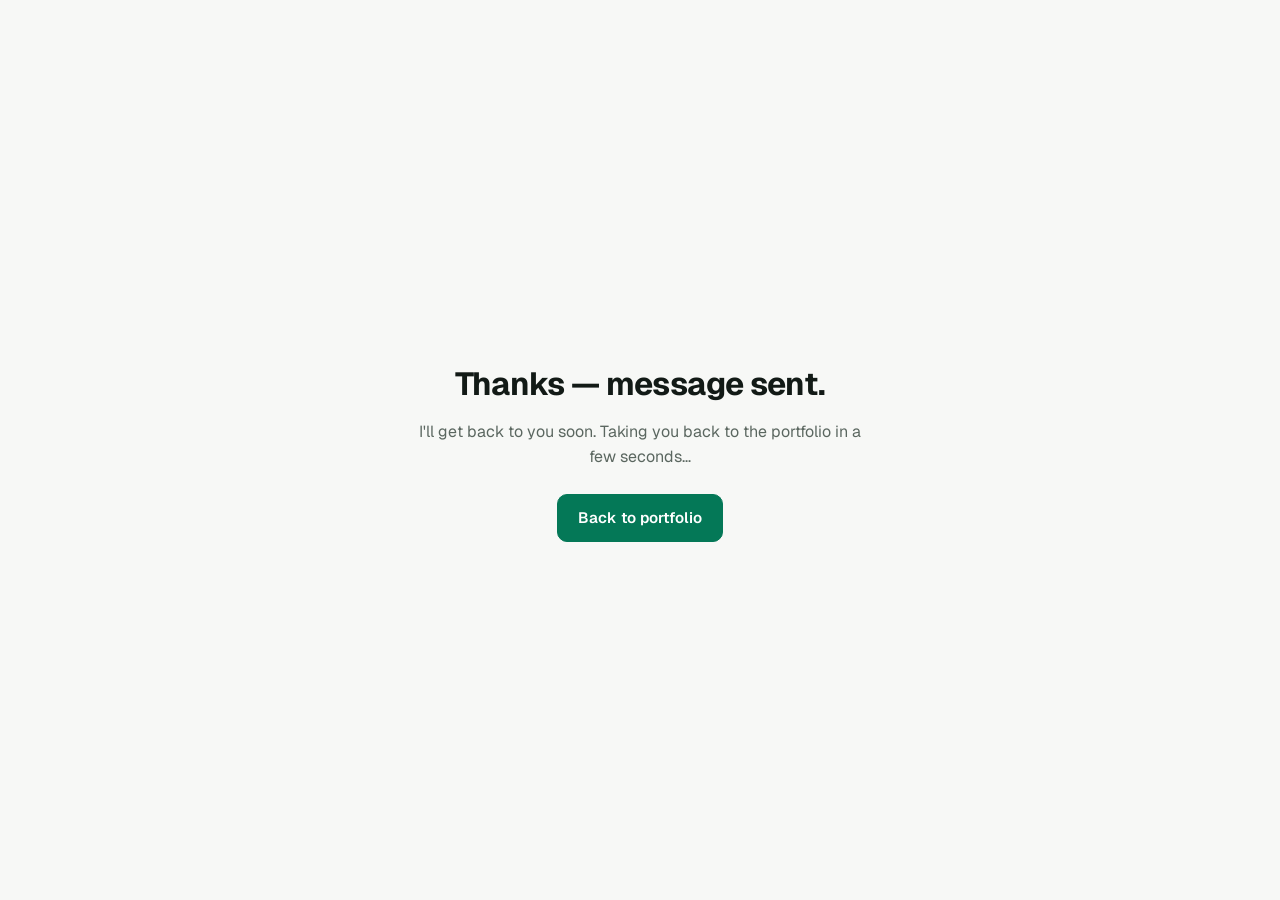
<file: success.html>
<!DOCTYPE html>
<html lang="en">
  <head>
    <meta charset="UTF-8" />
    <meta name="viewport" content="width=device-width, initial-scale=1.0" />
    <title>Message sent — Carlos Mendoza</title>
    <meta name="robots" content="noindex" />
    <link rel="preconnect" href="https://fonts.googleapis.com" />
    <link rel="preconnect" href="https://fonts.gstatic.com" crossorigin />
    <link href="https://fonts.googleapis.com/css2?family=Geist:wght@400;600;800&display=swap" rel="stylesheet" />
    <link rel="stylesheet" href="styles.css" />
    <script>
      try {
        const t = localStorage.getItem("theme");
        if (t === "light" || t === "dark") document.documentElement.dataset.theme = t;
      } catch (e) {}
    </script>
    <style>
      body { min-height: 100vh; display: grid; place-items: center; text-align: center; padding: 16px; }
      .box { max-width: 460px; }
      h1 { font-size: 2rem; letter-spacing: -0.02em; margin-bottom: 10px; }
      p { color: var(--muted); margin-bottom: 24px; }
    </style>
  </head>
  <body>
    <div class="box">
      <h1>Thanks — message sent.</h1>
      <p>I'll get back to you soon. Taking you back to the portfolio in a few seconds…</p>
      <a class="btn" href="./">Back to portfolio</a>
    </div>
    <script>
      setTimeout(() => (window.location.href = "./"), 6000);
    </script>
  </body>
</html>
</file>
<file: styles.css>
/* ===== Tokens ===== */
:root {
  --bg: #f7f8f6;
  --bg-tint: #eef2ee;
  --surface: #ffffff;
  --border: #dde3dd;
  --text: #121a16;
  --muted: #5b6760;
  --accent: #047857;
  --accent-strong: #065f46;
  --accent-soft: #d1fae5;
  --on-accent: #ffffff;
  --pilot: #92400e;
  --pilot-soft: #fef3c7;
  --shadow: 0 1px 2px rgba(16, 24, 20, 0.06), 0 8px 24px rgba(16, 24, 20, 0.06);
  --radius: 14px;
  --font: "Geist", system-ui, -apple-system, "Segoe UI", sans-serif;
  --mono: "Geist Mono", ui-monospace, "Cascadia Code", monospace;
  color-scheme: light;
}

@media (prefers-color-scheme: dark) {
  :root:not([data-theme="light"]) {
    --bg: #0b1210;
    --bg-tint: #0f1916;
    --surface: #131f1b;
    --border: #22312b;
    --text: #e7efe9;
    --muted: #9aaba2;
    --accent: #34d399;
    --accent-strong: #6ee7b7;
    --accent-soft: rgba(52, 211, 153, 0.12);
    --on-accent: #052e22;
    --pilot: #fcd34d;
    --pilot-soft: rgba(252, 211, 77, 0.12);
    --shadow: 0 1px 2px rgba(0, 0, 0, 0.4), 0 10px 30px rgba(0, 0, 0, 0.25);
    color-scheme: dark;
  }
}
:root[data-theme="dark"] {
  --bg: #0b1210;
  --bg-tint: #0f1916;
  --surface: #131f1b;
  --border: #22312b;
  --text: #e7efe9;
  --muted: #9aaba2;
  --accent: #34d399;
  --accent-strong: #6ee7b7;
  --accent-soft: rgba(52, 211, 153, 0.12);
  --on-accent: #052e22;
  --pilot: #fcd34d;
  --pilot-soft: rgba(252, 211, 77, 0.12);
  --shadow: 0 1px 2px rgba(0, 0, 0, 0.4), 0 10px 30px rgba(0, 0, 0, 0.25);
  color-scheme: dark;
}

/* ===== Base ===== */
*,
*::before,
*::after { box-sizing: border-box; }
* { margin: 0; padding: 0; }
html { scroll-behavior: smooth; scroll-padding-top: 76px; }
body {
  font-family: var(--font);
  background: var(--bg);
  color: var(--text);
  line-height: 1.6;
  -webkit-font-smoothing: antialiased;
  transition: background-color 0.25s, color 0.25s;
}
img, svg { display: block; max-width: 100%; }
a { color: inherit; text-decoration: none; }
ul, ol { list-style: none; }
strong { font-weight: 600; color: var(--text); }
.mono { font-family: var(--mono); font-size: 0.9em; }
.muted { color: var(--muted); font-weight: 500; }
.container { width: min(1120px, 100% - 32px); margin-inline: auto; }
.skip-link { position: absolute; left: -999px; top: 8px; background: var(--accent); color: var(--on-accent); padding: 8px 12px; border-radius: 8px; z-index: 200; }
.skip-link:focus { left: 8px; }
:focus-visible { outline: 2px solid var(--accent); outline-offset: 3px; border-radius: 6px; }

/* ===== Buttons, badges, chips ===== */
.btn {
  display: inline-flex; align-items: center; gap: 6px;
  background: var(--accent); color: var(--on-accent);
  font-weight: 600; font-size: 0.95rem;
  padding: 11px 20px; border-radius: 10px; border: 1px solid var(--accent);
  cursor: pointer; transition: transform 0.15s, background-color 0.2s, border-color 0.2s;
}
.btn:hover { transform: translateY(-1px); background: var(--accent-strong); border-color: var(--accent-strong); }
.btn-ghost { background: transparent; color: var(--text); border-color: var(--border); }
.btn-ghost:hover { background: var(--surface); border-color: var(--accent); color: var(--text); }
.btn-small { padding: 7px 14px; font-size: 0.875rem; }

.badge {
  display: inline-block; font-size: 0.75rem; font-weight: 600;
  padding: 3px 10px; border-radius: 999px;
  background: var(--bg-tint); color: var(--muted); border: 1px solid var(--border);
  white-space: nowrap;
}
.badge-live { background: var(--accent-soft); color: var(--accent); border-color: transparent; }
.badge-pilot { background: var(--pilot-soft); color: var(--pilot); border-color: transparent; }

.chips { display: flex; flex-wrap: wrap; gap: 6px; }
.chips li {
  font-size: 0.8rem; font-weight: 500;
  padding: 4px 9px; border-radius: 7px;
  background: var(--bg-tint); border: 1px solid var(--border); color: var(--text);
}

/* ===== Header ===== */
.site-header {
  position: sticky; top: 0; z-index: 100;
  background: color-mix(in srgb, var(--bg) 82%, transparent);
  backdrop-filter: blur(12px); -webkit-backdrop-filter: blur(12px);
  border-bottom: 1px solid transparent;
  transition: border-color 0.2s;
}
.site-header.scrolled { border-bottom-color: var(--border); }
.nav { display: flex; align-items: center; justify-content: space-between; height: 64px; gap: 16px; }
.logo { font-weight: 800; font-size: 1.2rem; letter-spacing: -0.02em; }
.logo span { color: var(--accent); }
.nav-menu { display: flex; align-items: center; gap: 28px; font-weight: 500; font-size: 0.95rem; }
.nav-menu a:not(.btn) { color: var(--muted); transition: color 0.2s; }
.nav-menu a:not(.btn):hover, .nav-menu a.active { color: var(--text); }
.nav-actions { display: flex; align-items: center; gap: 6px; }
.icon-btn {
  width: 40px; height: 40px; display: grid; place-items: center;
  background: transparent; border: 1px solid var(--border); border-radius: 10px;
  color: var(--text); cursor: pointer;
}
.icon-btn svg { width: 18px; height: 18px; fill: none; stroke: currentColor; stroke-width: 2; stroke-linecap: round; }
.i-moon { display: none; }
:root[data-theme="dark"] .i-sun { display: none; }
:root[data-theme="dark"] .i-moon { display: block; }
@media (prefers-color-scheme: dark) {
  :root:not([data-theme="light"]) .i-sun { display: none; }
  :root:not([data-theme="light"]) .i-moon { display: block; }
}
.hamburger { display: none; flex-direction: column; align-items: center; justify-content: center; gap: 4px; }
.hamburger span { display: block; width: 18px; height: 2px; background: currentColor; border-radius: 2px; transition: transform 0.25s, opacity 0.25s; }
.hamburger[aria-expanded="true"] span:nth-child(1) { transform: translateY(6px) rotate(45deg); }
.hamburger[aria-expanded="true"] span:nth-child(2) { opacity: 0; }
.hamburger[aria-expanded="true"] span:nth-child(3) { transform: translateY(-6px) rotate(-45deg); }

/* ===== Hero ===== */
.hero { padding: 64px 0 80px; position: relative; }
.hero-grid { display: grid; grid-template-columns: 1.25fr 0.75fr; gap: 48px; align-items: center; }
.dot { width: 8px; height: 8px; border-radius: 50%; background: #10b981; box-shadow: 0 0 0 3px rgba(16, 185, 129, 0.25); }
.hero h1 { font-size: clamp(2.1rem, 4.6vw, 3.5rem); line-height: 1.08; letter-spacing: -0.035em; font-weight: 800; margin: 20px 0 18px; }
.hero h1 em { font-style: normal; color: var(--accent); }
.lead { font-size: 1.08rem; color: var(--muted); max-width: 60ch; }
.hero-cta { display: flex; flex-wrap: wrap; gap: 10px; margin-top: 28px; }

.hero-photo { position: relative; justify-self: center; }
/* Transparent cut-out photo shown as-is: no frame, no background. Bottom edge fades out softly. */
.photo-ring { width: min(330px, 100%); margin-inline: auto; }
.hero-photo { width: 100%; }
.photo-ring img {
  width: 100%; height: auto;
  -webkit-mask-image: linear-gradient(to bottom, #000 82%, transparent);
  mask-image: linear-gradient(to bottom, #000 82%, transparent);
}
.floating-chip {
  position: absolute; font-size: 0.78rem; padding: 7px 12px; border-radius: 10px;
  background: var(--surface); border: 1px solid var(--border); box-shadow: 0 2px 6px rgba(0, 0, 0, 0.08); white-space: nowrap;
}
.floating-chip strong { color: var(--accent); }
.chip-a { top: 40%; left: -18%; }
.chip-b { bottom: 8%; right: -4%; }

/* ===== Sections ===== */
.section { padding: 96px 0; }
.section-tint { background: var(--bg-tint); border-block: 1px solid var(--border); }
.section-head { max-width: 760px; margin-bottom: 48px; }
.section-head h2, .contact-info h2 { font-size: clamp(1.6rem, 3vw, 2.3rem); line-height: 1.15; letter-spacing: -0.025em; font-weight: 800; }
.section-head p { margin-top: 14px; color: var(--muted); font-size: 1.05rem; }

/* ===== Feature (AI agents) ===== */
.feature {
  display: grid; grid-template-columns: 1.2fr 0.8fr; gap: 40px;
  background: var(--surface); border: 1px solid var(--border); border-radius: var(--radius);
  padding: 36px;
}
.feature + .feature { margin-top: 28px; }
.feature-tags { display: flex; flex-wrap: wrap; gap: 8px; margin-bottom: 14px; }
.feature h3 { font-size: 1.45rem; letter-spacing: -0.02em; line-height: 1.25; margin-bottom: 12px; }
.feature-body > p { color: var(--muted); }
.checks { margin: 20px 0 22px; display: grid; gap: 10px; }
.checks li { position: relative; padding-left: 26px; color: var(--muted); font-size: 0.95rem; }
.checks li::before {
  content: ""; position: absolute; left: 0; top: 0.42em; width: 14px; height: 14px; border-radius: 4px;
  background: var(--accent-soft);
  box-shadow: inset 0 0 0 1px color-mix(in srgb, var(--accent) 40%, transparent);
}
.checks li::after {
  content: ""; position: absolute; left: 4px; top: calc(0.42em + 3px); width: 6px; height: 4px;
  border-left: 2px solid var(--accent); border-bottom: 2px solid var(--accent); transform: rotate(-45deg);
}

.diagram { align-self: start; position: sticky; top: 96px; background: var(--bg-tint); border: 1px solid var(--border); border-radius: 12px; padding: 18px; }
.diagram figcaption { font-size: 0.8rem; color: var(--muted); text-align: center; margin-top: 8px; }
.d-box { fill: var(--surface); stroke: var(--border); stroke-width: 1.2; }
.d-strong { stroke: var(--accent); stroke-width: 1.6; }
.d-accent { fill: var(--accent-soft); stroke: transparent; }
.d-dashed { stroke-dasharray: 4 3; }
.d-line { fill: none; stroke: var(--muted); stroke-width: 1.3; }
.d-dash { stroke-dasharray: 4 3; }
.d-arrowhead { fill: var(--muted); }
.d-t { font: 600 13px var(--font); fill: var(--text); text-anchor: middle; }
.d-s { font: 400 12px var(--mono); fill: var(--muted); text-anchor: middle; }

.evolution { grid-column: 1 / -1; border-top: 1px solid var(--border); padding-top: 18px; }
.evolution summary { cursor: pointer; font-weight: 600; color: var(--accent); list-style: none; display: flex; align-items: center; gap: 8px; }
.evolution summary::-webkit-details-marker { display: none; }
.evolution summary::before { content: "+"; font-family: var(--mono); width: 22px; height: 22px; display: grid; place-items: center; border-radius: 6px; background: var(--accent-soft); transition: transform 0.2s; }
.evolution[open] summary::before { content: "−"; }
.timeline { margin-top: 18px; display: grid; gap: 14px; border-left: 2px solid var(--border); padding-left: 20px; }
.timeline li { position: relative; color: var(--muted); font-size: 0.95rem; }
.timeline li::before { content: ""; position: absolute; left: -27px; top: 0.45em; width: 12px; height: 12px; border-radius: 50%; background: var(--surface); border: 2px solid var(--accent); }
.timeline li .mono:first-child { display: block; color: var(--text); font-weight: 500; margin-bottom: 2px; }

/* ===== Project cards ===== */
.cards { display: grid; grid-template-columns: repeat(2, 1fr); gap: 24px; }
.card {
  display: flex; flex-direction: column;
  background: var(--surface); border: 1px solid var(--border); border-radius: var(--radius);
  overflow: hidden; transition: transform 0.2s, border-color 0.2s;
}
.card:hover { transform: translateY(-3px); border-color: color-mix(in srgb, var(--accent) 45%, var(--border)); }
.card-media { display: block; aspect-ratio: 16 / 9; overflow: hidden; border-bottom: 1px solid var(--border); background: var(--bg-tint); }
.card-media img { width: 100%; height: 100%; object-fit: cover; object-position: top; transition: transform 0.4s; }
.card:hover .card-media img { transform: scale(1.03); }
.card-body { padding: 22px; display: flex; flex-direction: column; gap: 14px; flex: 1; }
.card-top { display: flex; align-items: center; justify-content: space-between; gap: 10px; flex-wrap: wrap; }
.card h3 { font-size: 1.2rem; letter-spacing: -0.01em; }
.card p { color: var(--muted); font-size: 0.95rem; }
.card-links { display: flex; flex-wrap: wrap; gap: 16px; margin-top: auto; padding-top: 4px; font-weight: 600; font-size: 0.9rem; }
.card-links a { color: var(--accent); border-bottom: 1px solid transparent; }
.card-links a:hover { border-bottom-color: var(--accent); }

/* ===== Stack ===== */
.stack-grid { display: grid; border-top: 1px solid var(--border); }
.stack-col { display: grid; grid-template-columns: 180px 1fr; gap: 24px; align-items: baseline; padding: 20px 0; border-bottom: 1px solid var(--border); }
.stack-col h3 { font-size: 1rem; }

/* ===== Principles ===== */

/* ===== Contact ===== */
.contact-grid { display: grid; grid-template-columns: 1fr 1fr; gap: 48px; align-items: start; }
.contact-info > p { color: var(--muted); margin-top: 14px; }
.contact-mail { display: inline-block; margin-top: 24px; font-size: 1.25rem; font-weight: 700; color: var(--accent); border-bottom: 2px solid var(--accent-soft); }
.contact-mail:hover { border-bottom-color: var(--accent); }
.socials { display: flex; flex-wrap: wrap; gap: 10px; margin-top: 24px; }
.socials a { display: inline-flex; align-items: center; gap: 8px; padding: 8px 14px; border: 1px solid var(--border); border-radius: 10px; font-weight: 500; font-size: 0.92rem; background: var(--surface); }
.socials a:hover { border-color: var(--accent); }
.socials svg { width: 18px; height: 18px; fill: currentColor; }
.contact-form { display: grid; gap: 14px; background: var(--surface); border: 1px solid var(--border); border-radius: var(--radius); padding: 28px; }
.contact-form label { display: grid; gap: 6px; font-size: 0.85rem; font-weight: 600; color: var(--muted); }
.field-row { display: grid; grid-template-columns: 1fr 1fr; gap: 14px; }
.contact-form input, .contact-form textarea {
  font: inherit; font-size: 0.95rem; color: var(--text);
  background: var(--bg); border: 1px solid var(--border); border-radius: 9px; padding: 11px 13px;
  transition: border-color 0.2s, box-shadow 0.2s; width: 100%;
}
.contact-form textarea { resize: vertical; }
.contact-form input:focus, .contact-form textarea:focus { outline: none; border-color: var(--accent); box-shadow: 0 0 0 3px var(--accent-soft); }
.contact-form .btn { justify-self: start; }
.hp { position: absolute; left: -9999px; }

/* ===== Footer ===== */
.site-footer { border-top: 1px solid var(--border); padding: 28px 0; color: var(--muted); font-size: 0.9rem; }
.footer-row { display: flex; justify-content: space-between; gap: 12px; flex-wrap: wrap; }
.footer-row a:hover { color: var(--accent); }

@media (prefers-reduced-motion: reduce) {
  html { scroll-behavior: auto; }
}

/* ===== Responsive ===== */
@media (max-width: 980px) {
  .feature { grid-template-columns: 1fr; padding: 26px; }
  .diagram { position: static; max-width: 420px; width: 100%; justify-self: center; }
}
@media (max-width: 820px) {
  .hamburger { display: flex; }
  .nav-menu {
    position: fixed; inset: 64px 0 auto 0; flex-direction: column; align-items: stretch; gap: 0;
    background: var(--bg); border-bottom: 1px solid var(--border); padding: 8px 16px 20px;
    transform: translateY(-120%); transition: transform 0.3s ease; visibility: hidden;
  }
  .nav-menu.open { transform: none; visibility: visible; }
  .nav-menu li a:not(.btn) { display: block; padding: 14px 4px; border-bottom: 1px solid var(--border); }
  .nav-menu .btn { margin-top: 14px; justify-content: center; width: 100%; }
  .hero { padding: 40px 0 64px; }
  .hero-grid { grid-template-columns: 1fr; gap: 40px; }
  .hero-photo { order: -1; }
  .photo-ring { width: min(260px, 66vw); }
  .chip-a { left: -30px; top: 6%; }
  .chip-b { right: -30px; }
  .cards, .contact-grid { grid-template-columns: 1fr; }
  .section { padding: 72px 0; }
}
@media (max-width: 560px) {
      .field-row { grid-template-columns: 1fr; }
  .stack-col { grid-template-columns: 1fr; gap: 10px; }
  .feature { padding: 20px; }
  .floating-chip { display: none; }
  .hero-cta .btn { flex: 1 1 auto; justify-content: center; }
}

/* Hero entrance (no scroll trigger: it's above the fold) */
@media (prefers-reduced-motion: no-preference) {
  .hero-copy, .hero-photo { animation: rise 0.7s ease both; }
  .hero-photo { animation-delay: 0.12s; }
}
@keyframes rise { from { opacity: 0; transform: translateY(14px); } }
.inline-link strong { color: var(--accent); }
.inline-link:hover strong { text-decoration: underline; text-underline-offset: 3px; }

/* ===== Availability, external-link icon, browser surfaces ===== */
.availability { display: flex; align-items: center; gap: 10px; margin-top: 28px; font-size: 0.9rem; color: var(--muted); }
.i-ext { display: inline-block; width: 0.7em; height: 0.7em; margin-left: 2px; vertical-align: 0.05em; fill: none; stroke: currentColor; stroke-width: 1.6; stroke-linecap: round; stroke-linejoin: round; }
::selection { background: var(--accent); color: var(--on-accent); }
html { accent-color: var(--accent); scrollbar-color: color-mix(in srgb, var(--muted) 45%, transparent) transparent; }
input, textarea { caret-color: var(--accent); }
a { text-underline-offset: 3px; }

/* ===== About, notes ===== */
.about { display: grid; grid-template-columns: 1fr 1fr; gap: 0 56px; max-width: 980px; }
.about p { color: var(--muted); font-size: 1.05rem; }
.feature-body > p + p { margin-top: 12px; }
.note { margin-top: 14px; font-size: 0.9rem; color: var(--muted); }
.feature-body .chips { margin-top: 18px; }
@media (max-width: 820px) { .about { grid-template-columns: 1fr; gap: 14px; } }
</file>
